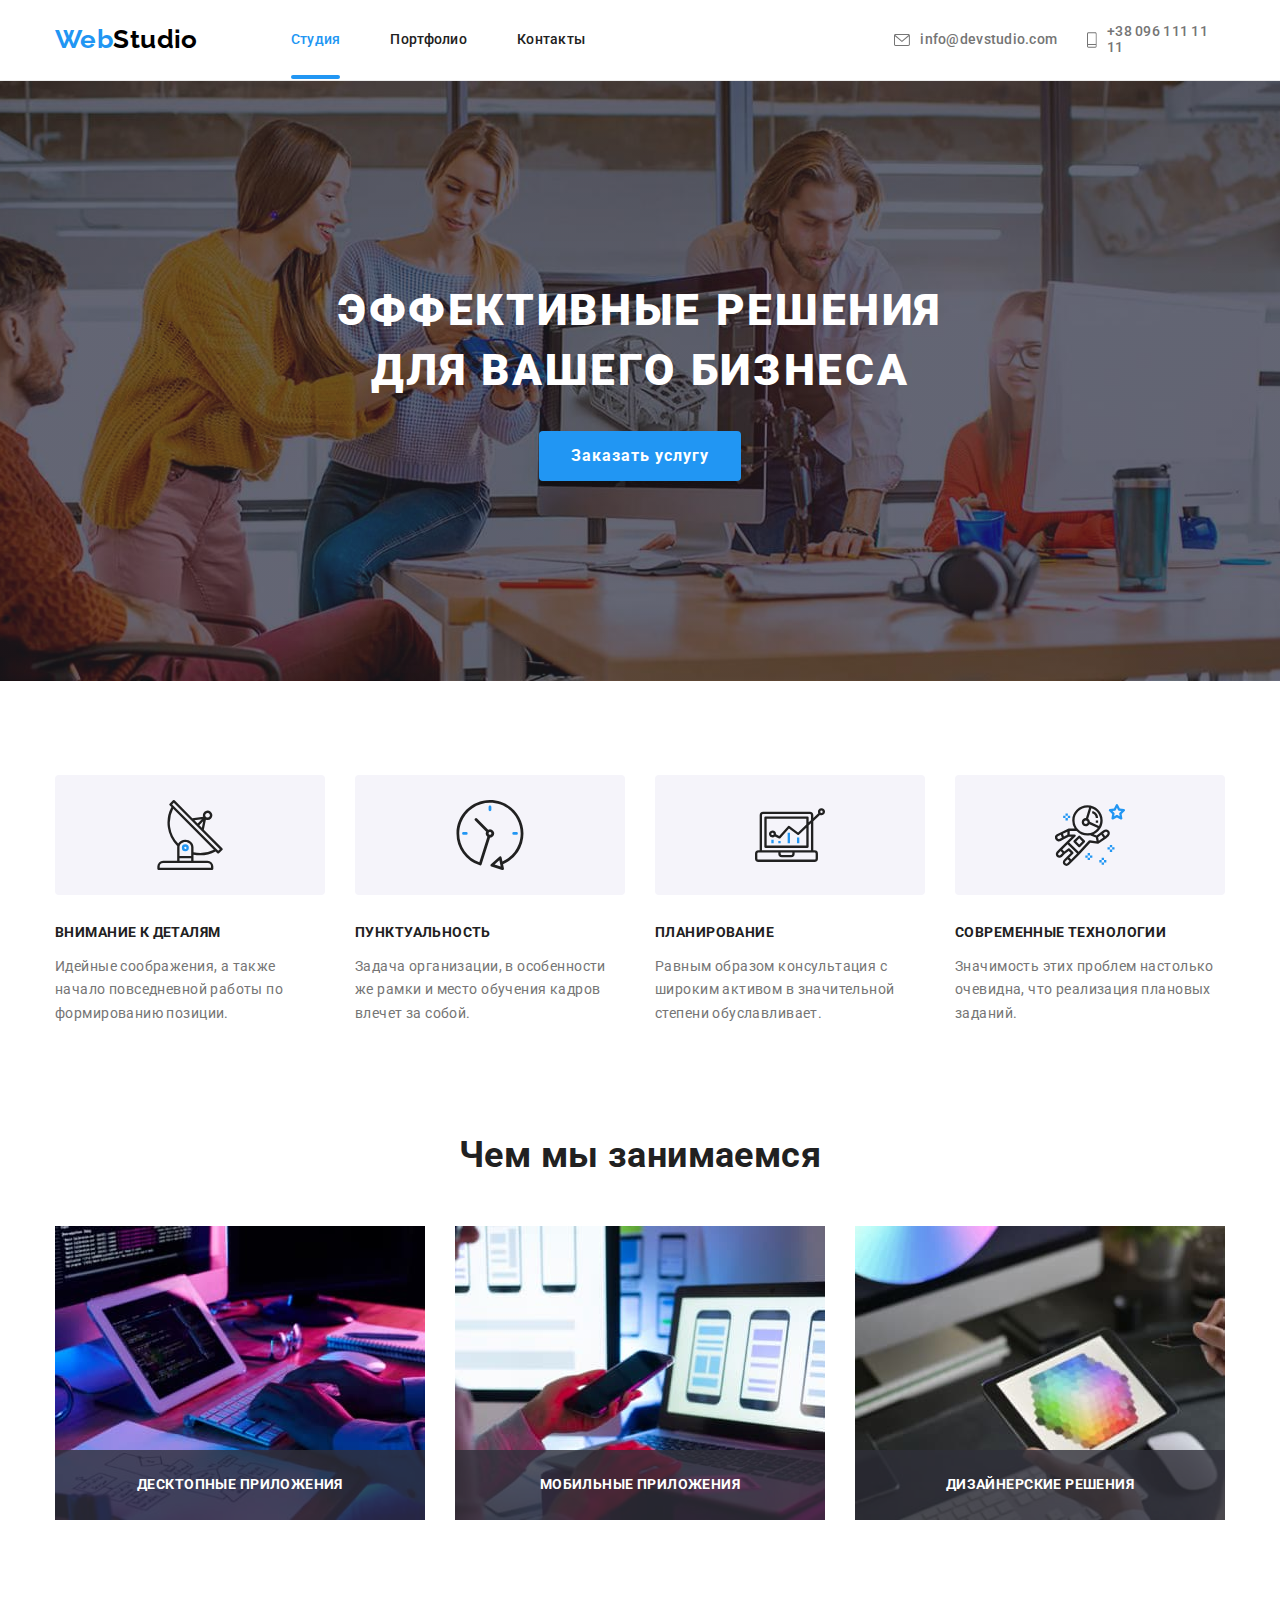
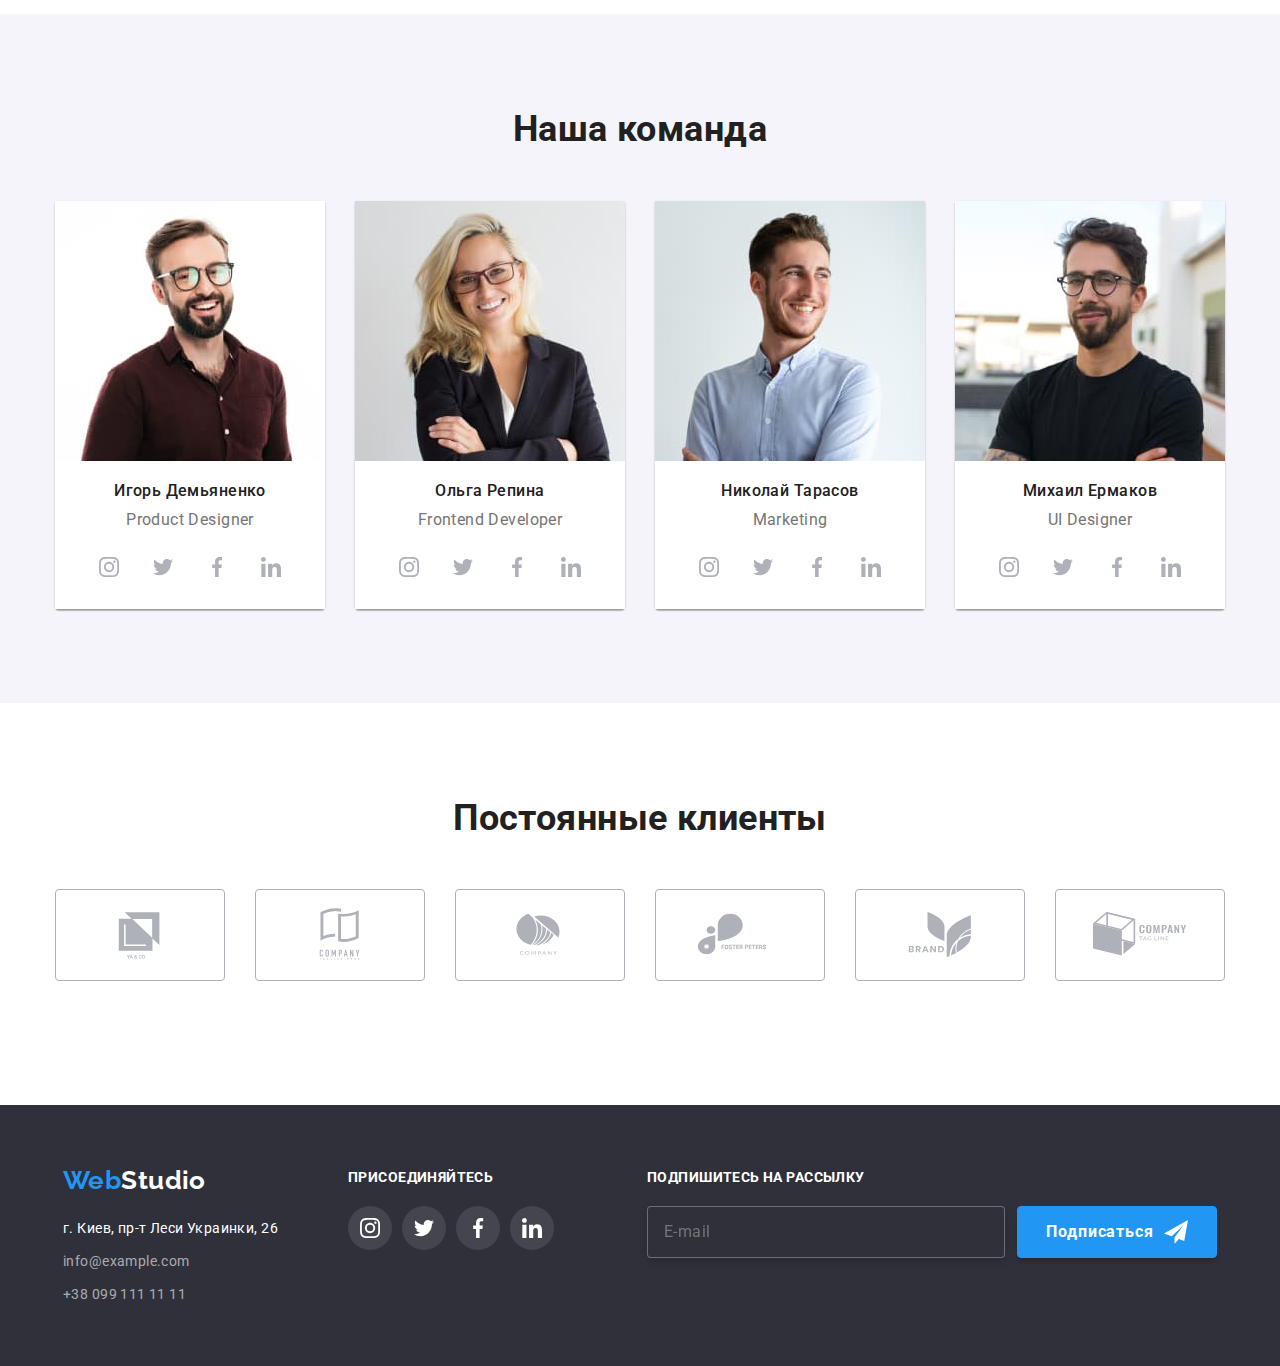
<file: index.html>
<!DOCTYPE html>
<html lang="ru">
<head>
    <meta charset="UTF-8">
    <meta http-equiv="X-UA-Compatible" content="IE=edge">
    <meta name="viewport" content="width=device-width, initial-scale=1.0">
    <title>WebStudio</title>
    <link rel="preconnect" href="https://fonts.gstatic.com">
    <link href="https://fonts.googleapis.com/css2?family=Raleway:wght@700&family=Roboto:wght@400;500;700;900&display=swap"
        rel="stylesheet">
    <link rel="stylesheet" href="https://cdnjs.cloudflare.com/ajax/libs/modern-normalize/1.0.0/modern-normalize.css">
    <link rel="stylesheet" href="./css/main.min.css">
</head>
<body>
    <header class="page-header">
        <div class="container container--page-header">
                <a class="page-header__nav-logo logo" href=""><span class="page-header__logo-blue-style">Web</span><span class="page-header__logo-black-style">Studio</span></a>
                        <button type="button" class="page-header__button is-open" aria-expanded="false" aria-controls="page-header__mobile"
                            data-menu-button>
                            <svg width="40px" height="40px" class="page-header__button-menu" aria-label="Переключатель мобильного меню">
                                <use class="page-header__button-icon-menu" href="./images/icons.svg#icon-mobile-menu"></use>
                                <use class="page-header__button-icon-menu-close" href="./images/icons.svg#icon-mobile-menu-close"></use>
                            </svg>
                        </button>
                <div class="page-header__mobile is-open" id="page-header__mobile" data-menu>
                <nav class="page-header__nav-menu">
                <ul class="page-header__menu list">
                    <li class="page-header__item"><a class="page-header__nav page-header__active-link" href="">Студия</a></li>
                    <li class="page-header__item"><a class="page-header__nav" href="./portfolio.html">Портфолио</a></li>
                    <li class="page-header__item"><a class="page-header__nav" href="">Контакты</a></li>
                </ul>
             </nav>
                <ul class="page-header__menu-contacts list">
                    <li class="page-header__item-mail"><a class="page-header__nav-mail mail-tel-color" href="mailto:info@devstudio.com">
                        <svg width="16px" height="12px" class="page-header__contacts-icon">
                        <use href="./images/icons.svg#icon-mail"></use>
                    </svg>
                        info@devstudio.com</a></li>
                    <li class="page-header__item-tel"><a class="page-header__nav-tel mail-tel-color" href="tel:+380961111111">
                        <svg width="10px" height="16px" class="page-header__contacts-icon">
                            <use href="./images/icons.svg#icon-tel"></use>
                        </svg>
                        +38 096 111 11 11</a></li>
                </ul>
                <ul class="page-header__socials list">
                    <li class="page-header__socials-item"><a class="page-header__socials-link" href="" target="_blank" rel="noopener noreferrer">Instagram</a></li>
                    <li class="page-header__socials-item"><a class="page-header__socials-link" href="" target="_blank" rel="noopener noreferrer">Twitter</a></li>
                    <li class="page-header__socials-item"><a class="page-header__socials-link" href="" target="_blank" rel="noopener noreferrer">Facebook</a></li>
                    <li class="page-header__socials-item"><a class="page-header__socials-link" href="" target="_blank" rel="noopener noreferrer">LinkedIn</a></li>
                </ul>
           </div>
        </div>
    </header>
    <main>
   <section class="hero section section--hero hero__box">
        <div class="container">
        <div>
            <div class="hero__content">
                <h1 class="hero__main-title">Эффективные решения для вашего бизнеса</h1>
                <button class="hero__btn btn" type="button" data-modal-open>Заказать услугу</button>
            </div>
        </div>
        </div>
    </section>
    <section class="feature section section--feature">
        <div class="container">
            <h2 class="visually-hidden">Наши особенности</h2>
                <ul class="card-set list">
                    <li class="feature__item item">
                        <div class="feature__icon-box">
                        <svg width="70px" height="70px">
                            <use href="./images/icons.svg#icon-antenna"></use>
                        </svg>
                        </div>
                        <h3 class="feature__title">Внимание к деталям</h3>
                        <p>Идейные соображения, а также начало повседневной работы по формированию позиции.</p>
                    </li>
                     <li class="feature__item item">
                        <div class="feature__icon-box">
                            <svg width="70px" height="70px">
                                <use href="./images/icons.svg#icon-clock"></use>
                            </svg>
                        </div>
                        <h3 class="feature__title">Пунктуальность</h3>
                         <p>Задача организации, в особенности же рамки и место обучения кадров влечет за собой.</p>
                    </li>
                    <li class="feature__item item">
                        <div class="feature__icon-box">
                            <svg width="70px" height="70px">
                                <use href="./images/icons.svg#icon-diagram"></use>
                            </svg>
                        </div>
                        <h3 class="feature__title">Планирование</h3>
                        <p>Равным образом консультация с широким активом в значительной степени обуславливает.</p>
                    </li>
                    <li class="feature__item item">
                        <div class="feature__icon-box">
                            <svg width="70px" height="70px">
                                <use href="./images/icons.svg#icon-astronaut"></use>
                            </svg>
                        </div>
                        <h3 class="feature__title">Современные технологии</h3>
                        <p>Значимость этих проблем настолько очевидна, что реализация плановых заданий.</p>
                    </li>
                </ul>
        </div>
    </section>
    <section class="section about">
        <div class="container">
        <h2 class="title">Чем мы занимаемся</h2>
        <ul class="card-set list">
            <li class="about__item item">
                <div class="about__item-box">
                    <picture>
                        <source srcset="./images/about/img1@1x.jpg 1x, ./images/about/img1@2x.jpg 2x" media="(min-width: 1200px)" type="image/jpeg" />
                    <img src="./images/about/box-1.jpg" width="370" height="294" alt="Работа над созданием макета">
                    </picture>
                    <div class="about__item-box-bottom">
                        <h3 class="about__item-title">Десктопные приложения</h3>
                    </div>
                </div>
            </li>
            <li class="about__item item">
                <div class="about__item-box">
                    <picture>
                        <source srcset="./images/about/img2@1x.jpg 1x, ./images/about/img2@2x.jpg 2x" media="(min-width: 1200px)"
                            type="image/jpeg" />
                <img src="./images/about/box-2.jpg" width="370" height="294" alt="Работа с мобильным приложением">
                </picture>
                    <div class="about__item-box-bottom">
                        <h3 class="about__item-title">Мобильные приложения</h3>
                    </div>
                </div>
            </li>
            <li class="about__item item">
                <div class="about__item-box">
                    <picture>
                        <source srcset="./images/about/img3@1x.jpg 1x, ./images/about/img3@2x.jpg 2x" media="(min-width: 1200px)"
                            type="image/jpeg" />
                    <img src="./images/about/box-3.jpg" width="370" height="294" alt="Работа с чветовой палитрой на планшете">
                    </picture>
                    <div class="about__item-box-bottom">
                        <h3 class="about__item-title">Дизайнерские решения</h3>
                    </div>
                </div>
            </li>
        </ul>
        </div>
    </section>
    <section class="section section--team team">
        <div class="container">
        <h2 class="title">Наша команда</h2>
        <ul class="card-set list">
            <li class="team__item item team__item-box">
                <picture>
                    <source srcset="./images/team/igor-desktop@1x.jpg 1x, ./images/team/igor-desktop@2x.jpg 2x" media="(min-width: 1200px)"
                        type="image/jpeg" />
                    <source srcset="./images/team/igor-tablet@1x.jpg 1x, ./images/team/igor-tablet@2x.jpg 2x" media="(min-width: 768px)"
                            type="image/jpeg" />
                    <source srcset="./images/team/igor-phone@1x.jpg 1x, ./images/team/igor-phone@2x.jpg 2x" media="(max-width: 767px)"
                        type="image/jpeg" />
                <img src="./images/team/img1.jpg" width="270" height="260" alt="Игорь Демьяненко">
                </picture>
                <div class="team__item-card-bottom">
                <h3 class="team__item-title">Игорь Демьяненко</h3>
                <p class="team__item-position" lang="en">Product Designer</p>
                <ul class="list social-icons">
                    <li class="social-icons__item">
                        <a href="" class="social-icons__link" target="_blank" rel="noopener noreferrer">
                            <svg class="social-icons__svg" width="20" height="20">
                                <use href="./images/icons.svg#icon-instagram"></use>
                            </svg>
                        </a>
                    </li>
                    <li class="social-icons__item">
                        <a href="" class="social-icons__link" target="_blank" rel="noopener noreferrer">
                            <svg class="social-icons__svg" width="20" height="20">
                                <use href="./images/icons.svg#icon-twitter"></use>
                            </svg>
                        </a>
                    </li>
                    <li class="social-icons__item">
                        <a href="" class="social-icons__link" target="_blank" rel="noopener noreferrer">
                            <svg class="social-icons__svg" width="20" height="20">
                                <use href="./images/icons.svg#icon-facebook"></use>
                            </svg>
                        </a>
                    </li>
                    <li class="social-icons__item">
                        <a href="" class="social-icons__link" target="_blank" rel="noopener noreferrer">
                            <svg class="social-icons__svg" width="20" height="20">
                                <use href="./images/icons.svg#icon-linkedin"></use>
                            </svg>
                        </a>
                    </li>
                </ul>
                </div>
            </li>
            <li class="team__item item team__item-box">
                <picture>
                    <source srcset="./images/team/olga-desktop@1x.jpg 1x, ./images/team/olga-desktop@2x.jpg 2x" media="(min-width: 1200px)"
                        type="image/jpeg" />
                    <source srcset="./images/team/olga-tablet@1x.jpg 1x, ./images/team/olga-tablet@2x.jpg 2x" media="(min-width: 768px)"
                        type="image/jpeg" />
                    <source srcset="./images/team/olga-phone@1x.jpg 1x, ./images/team/olga-phone@2x.jpg 2x" media="(max-width: 767px)"
                        type="image/jpeg" />
                <img src="./images/team/img2.jpg" width="270" height="260" alt="Ольга Репина">
                </picture>
                <div class="team__item-card-bottom">
                <h3 class="team__item-title">Ольга Репина</h3>
                <p class="team__item-position" lang="en">Frontend Developer</p>
                <ul class="list social-icons">
                    <li class="social-icons__item">
                        <a href="" class="social-icons__link" target="_blank" rel="noopener noreferrer">
                            <svg class="social-icons__svg" width="20" height="20">
                                <use href="./images/icons.svg#icon-instagram"></use>
                            </svg>
                        </a>
                    </li>
                    <li class="social-icons__item">
                        <a href="" class="social-icons__link" target="_blank" rel="noopener noreferrer">
                            <svg class="social-icons__svg" width="20" height="20">
                                <use href="./images/icons.svg#icon-twitter"></use>
                            </svg>
                        </a>
                    </li>
                    <li class="social-icons__item">
                        <a href="" class="social-icons__link" target="_blank" rel="noopener noreferrer">
                            <svg class="social-icons__svg" width="20" height="20">
                                <use href="./images/icons.svg#icon-facebook"></use>
                            </svg>
                        </a>
                    </li>
                    <li class="social-icons__item">
                        <a href="" class="social-icons__link" target="_blank" rel="noopener noreferrer">
                            <svg class="social-icons__svg" width="20" height="20">
                                <use href="./images/icons.svg#icon-linkedin"></use>
                            </svg>
                        </a>
                    </li>
                </ul>
                </div>
            </li>
            <li class="team__item item team__item-box">
                <picture>
                    <source srcset="./images/team/nikolay-desktop@1x.jpg 1x, ./images/team/nikolay-desktop@2x.jpg 2x" media="(min-width: 1200px)"
                        type="image/jpeg" />
                    <source srcset="./images/team/nikolay-tablet@1x.jpg 1x, ./images/team/nikolay-tablet@2x.jpg 2x" media="(min-width: 768px)"
                        type="image/jpeg" />
                    <source srcset="./images/team/nikolay-phone@1x.jpg 1x, ./images/team/nikolay-phone@2x.jpg 2x" media="(max-width: 767px)"
                        type="image/jpeg" />
                <img src="./images/team/img3.jpg" width="270" height="260" alt="Николай Тарасов">
                </picture>
                <div class="team__item-card-bottom">
                <h3 class="team__item-title">Николай Тарасов</h3>
                <p class="team__item-position" lang="en">Marketing</p>
                <ul class="list social-icons">
                    <li class="social-icons__item">
                        <a href="" class="social-icons__link" target="_blank" rel="noopener noreferrer">
                            <svg class="social-icons__svg" width="20" height="20">
                                <use href="./images/icons.svg#icon-instagram"></use>
                            </svg>
                        </a>
                    </li>
                    <li class="social-icons__item">
                        <a href="" class="social-icons__link" target="_blank" rel="noopener noreferrer">
                            <svg class="social-icons__svg" width="20" height="20">
                                <use href="./images/icons.svg#icon-twitter"></use>
                            </svg>
                        </a>
                    </li>
                    <li class="social-icons__item">
                        <a href="" class="social-icons__link" target="_blank" rel="noopener noreferrer">
                            <svg class="social-icons__svg" width="20" height="20">
                                <use href="./images/icons.svg#icon-facebook"></use>
                            </svg>
                        </a>
                    </li>
                    <li class="social-icons__item">
                        <a href="" class="social-icons__link" target="_blank" rel="noopener noreferrer">
                            <svg class="social-icons__svg" width="20" height="20">
                                <use href="./images/icons.svg#icon-linkedin"></use>
                            </svg>
                        </a>
                    </li>
                </ul>
                </div>
            </li>
            <li class="team__item item team__item-box">
                <picture>
                    <source srcset="./images/team/mihail-desktop@1x.jpg 1x, ./images/team/mihail-desktop@2x.jpg 2x"
                        media="(min-width: 1200px)" type="image/jpeg" />
                    <source srcset="./images/team/mihail-tablet@1x.jpg 1x, ./images/team/mihail-tablet@2x.jpg 2x"
                        media="(min-width: 768px)" type="image/jpeg" />
                    <source srcset="./images/team/mihail-phone@1x.jpg 1x, ./images/team/mihail-phone@2x.jpg 2x" media="(max-width: 767px)"
                        type="image/jpeg" />
                <img src="./images/team/img4.jpg" width="270" height="260" alt="Михаил Ермаков">
                </picture>
                <div class="team__item-card-bottom">
                <h3 class="team__item-title">Михаил Ермаков</h3>
                <p class="team__item-position" lang="en">UI Designer</p>
                <ul class="list social-icons">
                    <li class="social-icons__item">
                        <a href="" class="social-icons__link" target="_blank" rel="noopener noreferrer">
                            <svg class="social-icons__svg" width="20" height="20">
                                <use href="./images/icons.svg#icon-instagram"></use>
                            </svg>
                        </a>
                    </li>
                    <li class="social-icons__item">
                        <a href="" class="social-icons__link" target="_blank" rel="noopener noreferrer">
                            <svg class="social-icons__svg" width="20" height="20">
                                <use href="./images/icons.svg#icon-twitter"></use>
                            </svg>
                        </a>
                    </li>
                    <li class="social-icons__item">
                        <a href="" class="social-icons__link" target="_blank" rel="noopener noreferrer">
                            <svg class="social-icons__svg" width="20" height="20">
                                <use href="./images/icons.svg#icon-facebook"></use>
                            </svg>
                        </a>
                    </li>
                    <li class="social-icons__item">
                        <a href="" class="social-icons__link" target="_blank" rel="noopener noreferrer">
                            <svg class="social-icons__svg" width="20" height="20">
                                <use href="./images/icons.svg#icon-linkedin"></use>
                            </svg>
                        </a>
                    </li>
                </ul>
                </div>
            </li>
        </ul>
        </div>
    </section>
    <section class="section clients section--clients">
        <div class="container">
            <h2 class="title">Постоянные клиенты</h2>
            <ul class="card-set list clients__list">
                <li class="item clients__item">
                    <a href="" class="clients__box" target="_blank" rel="noopener noreferrer">
                    <svg class="clients__icons-svg" width="106" height="60">
                        <use href="./images/icons.svg#icon-client-1"></use>
                    </svg>
                    </a>
                </li>
                <li class="item clients__item">
                    <a href="" class="clients__box" target="_blank" rel="noopener noreferrer">
                    <svg class="clients__icons-svg" width="106" height="60">
                        <use href="./images/icons.svg#icon-client-2"></use>
                    </svg>
                    </a>
                </li>
                <li class="item clients__item">
                    <a href="" class="clients__box" target="_blank" rel="noopener noreferrer">
                    <svg class="clients__icons-svg" width="106" height="60">
                        <use href="./images/icons.svg#icon-client-3"></use>
                    </svg>
                    </a>
                </li>
                <li class="item clients__item">
                    <a href="" class="clients__box" target="_blank" rel="noopener noreferrer">
                    <svg class="clients__icons-svg" width="106" height="60">
                        <use href="./images/icons.svg#icon-client-4"></use>
                    </svg>
                    </a>
                </li>
                <li class="item clients__item">
                    <a href="" class="clients__box" target="_blank" rel="noopener noreferrer">
                    <svg class="clients__icons-svg" width="106" height="60">
                        <use href="./images/icons.svg#icon-client-5"></use>
                    </svg>
                    </a>
                </li>
                <li class="item clients__item">
                    <a href="" class="clients__box" target="_blank" rel="noopener noreferrer">
                    <svg class="clients__icons-svg" width="106" height="60">
                        <use href="./images/icons.svg#icon-client-6"></use>
                    </svg>
                    </a>
                </li>
            </ul>
        </div>
    </section>
    </main>
    <footer class="footer dark-bg section">
        <div class="container footer__box">
            <div class="footer__address-box">
                <a class="logo" href=""><span class="footer__logo-blue-style">Web</span><span class="footer__logo-white-style">Studio</span></a>
                <address class="address">
                <ul class="footer__list list">
                <li class="footer__list-item"><a class="footer__logo-white-style txt-deco footer__adress-link" href="https://goo.gl/maps/Vyjwhp4xW57vWDKJA" target="_blank" rel="noopener noreferrer">г. Киев, пр-т Леси Украинки, 26</a></li>
                <li class="footer__list-item"><a class="footer__second-mail-tel-color txt-deco footer__adress-link" href="mailto:info@example.com">info@example.com</a></li>
                <li class="footer__list-item"><a class="footer__second-mail-tel-color txt-deco footer__adress-link" href="tel:+380991111111">+38 099 111 11 11</a></li>
                </ul>
                </address>
            </div>
            <div class="footer__socials-box">
                <h3 class="footer__socials-title">присоединяйтесь</h3>
                <ul class="list social-icons">
                    <li class="social-icons__item">
                        <a href="" class="social-icons__link--footer" target="_blank" rel="noopener noreferrer">
                            <svg class="social-icons__svg--footer" width="20" height="20">
                                <use href="./images/icons.svg#icon-instagram"></use>
                            </svg>
                        </a>
                    </li>
                    <li class="social-icons__item">
                        <a href="" class="social-icons__link--footer" target="_blank" rel="noopener noreferrer">
                            <svg class="social-icons__svg--footer" width="20" height="20">
                                <use href="./images/icons.svg#icon-twitter"></use>
                            </svg>
                        </a>
                    </li>
                    <li class="social-icons__item">
                        <a href="" class="social-icons__link--footer" target="_blank" rel="noopener noreferrer">
                            <svg class="social-icons__svg--footer" width="20" height="20">
                                <use href="./images/icons.svg#icon-facebook"></use>
                            </svg>
                        </a>
                    </li>
                    <li class="social-icons__item">
                        <a href="" class="social-icons__link--footer" target="_blank" rel="noopener noreferrer">
                            <svg class="social-icons__svg--footer" width="20" height="20">
                                <use href="./images/icons.svg#icon-linkedin"></use>
                            </svg>
                        </a>
                    </li>
                </ul>
            </div>
            <div class="footer__mail-input">
                <h3 class="footer__mail-input-title">Подпишитесь на рассылку</h3>
                <div class="footer__mail-input-box">
                    <input type="email" class="footer__input" name="email" placeholder="E-mail">
                    <button type="submit" class="footer__mail-btn">Подписаться
                        <svg class="footer__mail-btn-svg" width="24" height="24">
                            <use href="./images/icons.svg#icon-icon-send"></use>
                        </svg>
                    </button>
                </div>
            </div>
        </div>
    </footer>
    <div class="backdrop is-hidden" data-modal>
        <div class="modal">
            <button class="modal__close-btn" data-modal-close>
                <svg class="modal__close-btn-svg" width="18" height="18">
                    <use href="./images/icons.svg#icon-close-black"></use>
                </svg>
            </button>
            <div class="modal__conteiner">
            <form class="modal__form">
                <h2 class="modal__title">Оставьте свои данные, мы Вам перезвоним</h2>
                <div class="modal__form-field">
                    <label for="name" class="modal__form-lable">Имя</label>
                    <div class="modal__input-box">
                    <input type="text" class="modal__form-input" name="name" id="name">
                    <svg class="modal__form-input-svg" width="18" height="18">
                        <use href="./images/icons.svg#icon-person-black"></use>
                    </svg>
                    </div>
                </div>
                <div class="modal__form-field">
                    <label for="tel" class="modal__form-lable">Телефон</label>
                    <div class="modal__input-box">
                    <input type="tel" class="modal__form-input" name="tel" id="tel">
                    <svg class="modal__form-input-svg" width="18" height="18">
                        <use href="./images/icons.svg#icon-phone-black"></use>
                    </svg>
                    </div>
                </div>
                <div class="modal__form-field">
                    <label for="email" class="modal__form-lable">Почта</label>
                    <div class="modal__input-box">
                    <input type="email" class="modal__form-input" name="email" id="email">
                    <svg class="modal__form-input-svg" width="18" height="18">
                        <use href="./images/icons.svg#icon-email-black"></use>
                    </svg>
                    </div>
                </div>
                <div class="modal__form-field">
                    <label for="comment" class="modal__form-lable">Комментарий</label>
                <textarea name="comment" class="modal__form-lable modal__textarea" id="comment" placeholder="Введите текст"></textarea>
                </div>
                <div class="modal__checkbox-box">
                    
                    <label class="modal__checkbox-lable">
                        <input type="checkbox" class="checkbox visually-hidden" name="checkbox">
                        <span class="modal__checkbox-icon">
                            <svg class="modal__checkbox-icon-svg" width="16" height="15">
                                <use href="./images/icons.svg#icon-icon-check"></use>
                            </svg>
                        </span>
                        Соглашаюсь с рассылкой и принимаю<a href="" class="modal__checkbox-link">Условия договора</a>
                    </label>
                </div>
                <div class="">
                <button type="submit" class="modal__form-btn">Отправить</button>
                </div>
            </form>
            </div>
        </div>
    </div>
    <script src="./js/modal.js"></script>
    <script src="./js/mobile-menu.js"></script>
</body>
</html>
</file>
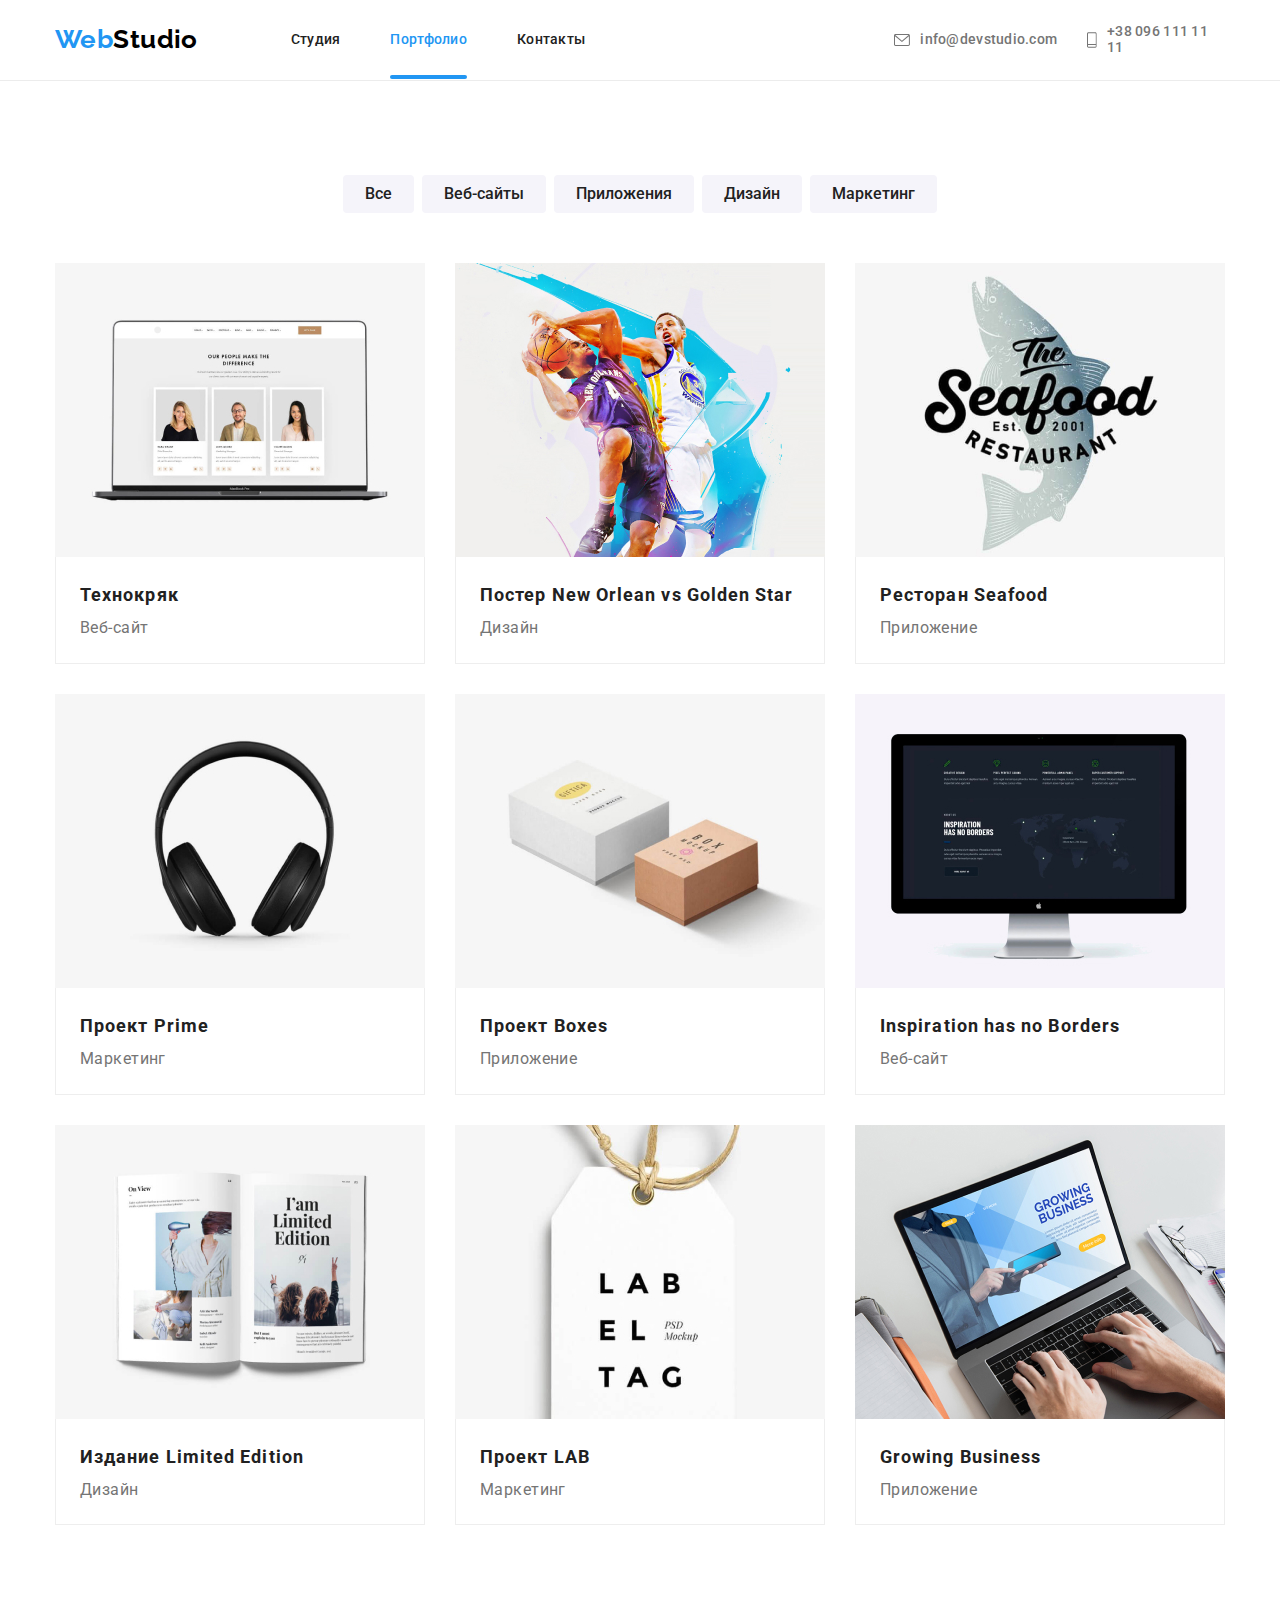
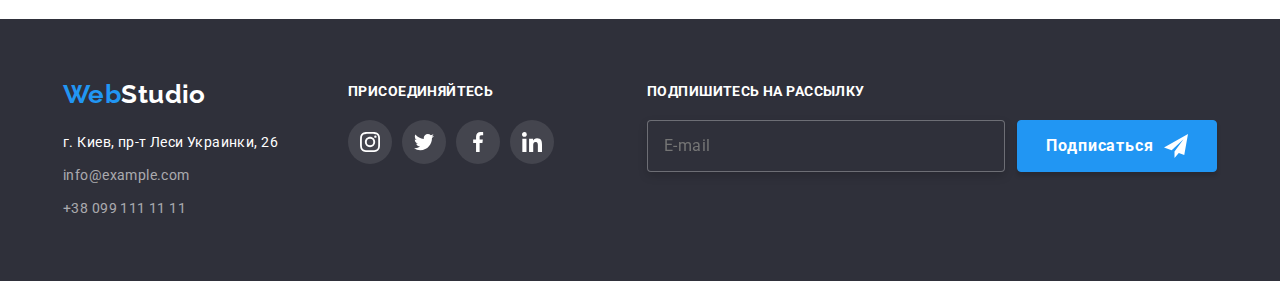
<file: portfolio.html>
<!DOCTYPE html>
<html lang="ru">

<head>
    <meta charset="UTF-8">
    <meta http-equiv="X-UA-Compatible" content="IE=edge">
    <meta name="viewport" content="width=device-width, initial-scale=1.0">
    <title>WebStudio</title>
    <link rel="preconnect" href="https://fonts.gstatic.com">
    <link
        href="https://fonts.googleapis.com/css2?family=Raleway:wght@700&family=Roboto:wght@400;500;700;900&display=swap"
        rel="stylesheet">
    <link rel="stylesheet" href="https://cdnjs.cloudflare.com/ajax/libs/modern-normalize/1.0.0/modern-normalize.css">
    <link rel="stylesheet" href="./css/main.min.css">
</head>

<body>
    <header class="page-header">
        <div class="container container--page-header">
            <a class="page-header__nav-logo logo" href=""><span class="page-header__logo-blue-style">Web</span><span
                    class="page-header__logo-black-style">Studio</span></a>
            <button type="button" class="page-header__button is-open" aria-expanded="false"
                aria-controls="page-header__mobile" data-menu-button>
                <svg width="40px" height="40px" class="page-header__button-menu" aria-label="Переключатель мобильного меню">
                    <use class="page-header__button-icon-menu" href="./images/icons.svg#icon-mobile-menu"></use>
                    <use class="page-header__button-icon-menu-close" href="./images/icons.svg#icon-mobile-menu-close"></use>
                </svg>
            </button>
            <div class="page-header__mobile is-open" id="page-header__mobile" data-menu>
                <nav class="page-header__nav-menu">
                    <ul class="page-header__menu list">
                        <li class="page-header__item"><a class="page-header__nav"
                                href="./index.html">Студия</a></li>
                        <li class="page-header__item"><a class="page-header__nav page-header__active-link" href="">Портфолио</a></li>
                        <li class="page-header__item"><a class="page-header__nav" href="">Контакты</a></li>
                    </ul>
                </nav>
                <ul class="page-header__menu-contacts list">
                    <li class="page-header__item-mail"><a class="page-header__nav-mail mail-tel-color"
                            href="mailto:info@devstudio.com">
                            <svg width="16px" height="12px" class="page-header__contacts-icon">
                                <use href="./images/icons.svg#icon-mail"></use>
                            </svg>
                            info@devstudio.com</a></li>
                    <li class="page-header__item-tel"><a class="page-header__nav-tel mail-tel-color"
                            href="tel:+380961111111">
                            <svg width="10px" height="16px" class="page-header__contacts-icon">
                                <use href="./images/icons.svg#icon-tel"></use>
                            </svg>
                            +38 096 111 11 11</a></li>
                </ul>
                <ul class="page-header__socials list">
                    <li class="page-header__socials-item"><a class="page-header__socials-link" href="" target="_blank"
                            rel="noopener noreferrer">Instagram</a></li>
                    <li class="page-header__socials-item"><a class="page-header__socials-link" href="" target="_blank"
                            rel="noopener noreferrer">Twitter</a></li>
                    <li class="page-header__socials-item"><a class="page-header__socials-link" href="" target="_blank"
                            rel="noopener noreferrer">Facebook</a></li>
                    <li class="page-header__socials-item"><a class="page-header__socials-link" href="" target="_blank"
                            rel="noopener noreferrer">LinkedIn</a></li>
                </ul>
            </div>
        </div>
    </header>
    <main>
        <section class="filters section--filters section">
            <div class="container">
            <h1 class="visually-hidden">Портфолио</h1>
            <h2 class="visually-hidden">Фильтры</h2>
            <ul class="filters__list list">
                <li class="filters__iteam"><button class="filters__btn filters__filter" type="button">Все</button></li>
                <li class="filters__iteam"><button class="filters__btn filters__filter" type="button">Веб-сайты</button></li>
                <li class="filters__iteam"><button class="filters__btn filters__filter" type="button">Приложения</button></li>
                <li class="filters__iteam"><button class="filters__btn filters__filter" type="button">Дизайн</button></li>
                <li class="filters__iteam"><button class="filters__btn filters__filter" type="button">Маркетинг</button></li>
            </ul>
            </div>
        </section>
        <section class="section section--projects projects">
            <div class="container">
            <h2 class="visually-hidden">Проекты</h2>
            <ul class="card-set list">
                <li class="projects__item projects__item--card-set item">
                    <a href="" class="projects__item-link txt-deco" target="_blank" rel="noopener noreferrer">
                    <div class="projects__card-top">
                        <p class="projects__card-top-txt">Технокряк это современная площадка распространения коронавируса. Компании используют эту
                            платформу для цифрового шпионажа и атак на защищённые сервера конкурентов.</p>
                            <picture>
                                <source srcset="./images/projects/project1-desktop@1x.jpg 1x, ./images/projects/project1-desktop@2x.jpg 2x"
                                    media="(min-width: 1200px)" type="image/jpeg" />
                                <source srcset="./images/projects/project1-tablet@1x.jpg 1x, ./images/projects/project1-tablet@2x.jpg 2x" media="(min-width: 768px)"
                                    type="image/jpeg" />
                                <source srcset="./images/projects/project1-phone@1x.jpg 1x, ./images/projects/project1-phone@2x.jpg 2x" media="(max-width: 767px)"
                                    type="image/jpeg" />
                            <img src="./images/projects/img6.jpg" width="370" height="294" alt="веб-сайт">
                            </picture>
                    </div>
                    <div class="projects__card-buttom-border">
                    <h3 class="projects__title-portfolio">Технокряк</h3>
                    <p class="projects__portfolio">Веб-сайт</p>
                    </div>
                    </a>
                </li>
                <li class="projects__item projects__item--card-set item">
                    <a href="" class="projects__item-link txt-deco" target="_blank" rel="noopener noreferrer">
                        <div class="projects__card-top">
                            <p class="projects__card-top-txt">Технокряк это современная площадка распространения коронавируса. Компании используют эту
                                платформу для цифрового шпионажа и атак на защищённые сервера конкурентов.</p>
                            <picture>
                                <source srcset="./images/projects/project2-desktop@1x.jpg 1x, ./images/projects/project2-desktop@2x.jpg 2x"
                                    media="(min-width: 1200px)" type="image/jpeg" />
                                <source srcset="./images/projects/project2-tablet@1x.jpg 1x, ./images/projects/project2-tablet@2x.jpg 2x"
                                    media="(min-width: 768px)" type="image/jpeg" />
                                <source srcset="./images/projects/project2-phone@1x.jpg 1x, ./images/projects/project2-phone@2x.jpg 2x"
                                    media="(max-width: 767px)" type="image/jpeg" />
                            <img src="./images/projects/img7.jpg" width="370" height="294" alt="постер игры в баскетбол">
                            </picture>
                        </div>
                    <div class="projects__card-buttom-border">
                    <h3 class="projects__title-portfolio">Постер New Orlean vs Golden Star</h3>
                    <p class="projects__portfolio">Дизайн</p>
                    </div>
                    </a>
                </li>
                <li class="projects__item projects__item--card-set item">
                    <a href="" class="projects__item-link txt-deco" target="_blank" rel="noopener noreferrer">
                        <div class="projects__card-top">
                            <p class="projects__card-top-txt">Технокряк это современная площадка распространения коронавируса. Компании используют эту
                                платформу для цифрового шпионажа и атак на защищённые сервера конкурентов.</p>
                            <picture>
                                <source srcset="./images/projects/project3-desktop@1x.jpg 1x, ./images/projects/project3-desktop@2x.jpg 2x"
                                    media="(min-width: 1200px)" type="image/jpeg" />
                                <source srcset="./images/projects/project3-tablet@1x.jpg 1x, ./images/projects/project3-tablet@2x.jpg 2x"
                                    media="(min-width: 768px)" type="image/jpeg" />
                                <source srcset="./images/projects/project3-phone@1x.jpg 1x, ./images/projects/project3-phone@2x.jpg 2x"
                                    media="(max-width: 767px)" type="image/jpeg" />
                                <img src="./images/projects/img8.jpg" width="370" height="294" alt="логотип ресторана">
                            </picture>
                    </div>
                    <div class="projects__card-buttom-border">
                    <h3 class="projects__title-portfolio">Ресторан Seafood</h3>
                    <p class="projects__portfolio">Приложение</p>
                    </div>
                    </a>
                </li>
                <li class="projects__item projects__item--card-set item">
                    <a href="" class="projects__item-link txt-deco" target="_blank" rel="noopener noreferrer">
                        <div class="projects__card-top">
                            <p class="projects__card-top-txt">Технокряк это современная площадка распространения коронавируса. Компании используют эту
                                платформу для цифрового шпионажа и атак на защищённые сервера конкурентов.</p>
                                <picture>
                                    <source srcset="./images/projects/project4-desktop@1x.jpg 1x, ./images/projects/project4-desktop@2x.jpg 2x"
                                        media="(min-width: 1200px)" type="image/jpeg" />
                                    <source srcset="./images/projects/project4-tablet@1x.jpg 1x, ./images/projects/project4-tablet@2x.jpg 2x"
                                        media="(min-width: 768px)" type="image/jpeg" />
                                    <source srcset="./images/projects/project4-phone@1x.jpg 1x, ./images/projects/project4-phone@2x.jpg 2x"
                                        media="(max-width: 767px)" type="image/jpeg" />
                                <img src="./images/projects/img9.jpg" width="370" height="294" alt="наушники">
                                </picture>
                            </div>
                    <div class="projects__card-buttom-border">
                    <h3 class="projects__title-portfolio">Проект Prime</h3>
                    <p class="projects__portfolio">Маркетинг</p>
                    </div>
                    </a>
                </li>
                <li class="projects__item projects__item--card-set item">
                    <a href="" class="projects__item-link txt-deco" target="_blank" rel="noopener noreferrer">
                        <div class="projects__card-top">
                            <p class="projects__card-top-txt">Технокряк это современная площадка распространения коронавируса. Компании используют эту
                                платформу для цифрового шпионажа и атак на защищённые сервера конкурентов.</p>
                                <picture>
                                    <source srcset="./images/projects/project5-desktop@1x.jpg 1x, ./images/projects/project5-desktop@2x.jpg 2x"
                                        media="(min-width: 1200px)" type="image/jpeg" />
                                    <source srcset="./images/projects/project5-tablet@1x.jpg 1x, ./images/projects/project5-tablet@2x.jpg 2x"
                                        media="(min-width: 768px)" type="image/jpeg" />
                                    <source srcset="./images/projects/project5-phone@1x.jpg 1x, ./images/projects/project5-phone@2x.jpg 2x"
                                        media="(max-width: 767px)" type="image/jpeg" />
                                <img src="./images/projects/img10.jpg" width="370" height="294" alt="разноцветные коробки">
                                </picture>
                            </div>
                    <div class="projects__card-buttom-border">
                    <h3 class="projects__title-portfolio">Проект Boxes</h3>
                    <p class="projects__portfolio">Приложение</p>
                    </div>
                    </a>
                </li>
                <li class="projects__item projects__item--card-set item">
                    <a href="" class="projects__item-link txt-deco" target="_blank" rel="noopener noreferrer">
                        <div class="projects__card-top">
                            <p class="projects__card-top-txt">Технокряк это современная площадка распространения коронавируса. Компании используют эту
                                платформу для цифрового шпионажа и атак на защищённые сервера конкурентов.</p>
                                <picture>
                                    <source srcset="./images/projects/project6-desktop@1x.jpg 1x, ./images/projects/project6-desktop@2x.jpg 2x"
                                        media="(min-width: 1200px)" type="image/jpeg" />
                                    <source srcset="./images/projects/project6-tablet@1x.jpg 1x, ./images/projects/project6-tablet@2x.jpg 2x"
                                        media="(min-width: 768px)" type="image/jpeg" />
                                    <source srcset="./images/projects/project6-phone@1x.jpg 1x, ./images/projects/project6-phone@2x.jpg 2x"
                                        media="(max-width: 767px)" type="image/jpeg" />
                                <img src="./images/projects/img11.jpg" width="370" height="294" alt="веб-сайт">
                                </picture>
                            </div>
                    <div class="projects__card-buttom-border">
                    <h3 class="projects__title-portfolio">Inspiration has no Borders</h3>
                    <p class="projects__portfolio">Веб-сайт</p>
                    </div>
                    </a>
                </li>
                <li class="projects__item projects__item--card-set item">
                    <a href="" class="projects__item-link txt-deco" target="_blank" rel="noopener noreferrer">
                        <div class="projects__card-top">
                            <p class="projects__card-top-txt">Технокряк это современная площадка распространения коронавируса. Компании используют эту
                                платформу для цифрового шпионажа и атак на защищённые сервера конкурентов.</p>
                                <picture>
                                    <source srcset="./images/projects/project7-desktop@1x.jpg 1x, ./images/projects/project7-desktop@2x.jpg 2x"
                                        media="(min-width: 1200px)" type="image/jpeg" />
                                    <source srcset="./images/projects/project7-tablet@1x.jpg 1x, ./images/projects/project7-tablet@2x.jpg 2x"
                                        media="(min-width: 768px)" type="image/jpeg" />
                                    <source srcset="./images/projects/project7-phone@1x.jpg 1x, ./images/projects/project7-phone@2x.jpg 2x"
                                        media="(max-width: 767px)" type="image/jpeg" />
                                <img src="./images/projects/img12.jpg" width="370" height="294" alt="книга">
                                </picture>
                    </div>
                    <div class="projects__card-buttom-border">
                    <h3 class="projects__title-portfolio">Издание Limited Edition</h3>
                    <p class="projects__portfolio">Дизайн</p>
                    </div>
                    </a>
                </li>
                <li class="projects__item projects__item--card-set item">
                    <a href="" class="projects__item-link txt-deco" target="_blank" rel="noopener noreferrer">
                        <div class="projects__card-top">
                            <p class="projects__card-top-txt">Технокряк это современная площадка распространения коронавируса. Компании используют эту
                                платформу для цифрового шпионажа и атак на защищённые сервера конкурентов.</p>
                                <picture>
                                    <source srcset="./images/projects/project8-desktop@1x.jpg 1x, ./images/projects/project8-desktop@2x.jpg 2x"
                                        media="(min-width: 1200px)" type="image/jpeg" />
                                    <source srcset="./images/projects/project8-tablet@1x.jpg 1x, ./images/projects/project8-tablet@2x.jpg 2x"
                                        media="(min-width: 768px)" type="image/jpeg" />
                                    <source srcset="./images/projects/project8-phone@1x.jpg 1x, ./images/projects/project8-phone@2x.jpg 2x"
                                        media="(max-width: 767px)" type="image/jpeg" />
                                <img src="./images/projects/img13.jpg" width="370" height="294" alt="бирка">
                                </picture>
                    </div>
                    <div class="projects__card-buttom-border">
                    <h3 class="projects__title-portfolio">Проект LAB</h3>
                    <p class="projects__portfolio">Маркетинг</p>
                    </div>
                    </a>
                </li>
                <li class="projects__item projects__item--card-set item">
                    <a href="" class="projects__item-link txt-deco" target="_blank" rel="noopener noreferrer">
                        <div class="projects__card-top">
                            <p class="projects__card-top-txt">Технокряк это современная площадка распространения коронавируса. Компании используют эту
                                платформу для цифрового шпионажа и атак на защищённые сервера конкурентов.</p>
                                <picture>
                                    <source srcset="./images/projects/project9-desktop@1x.jpg 1x, ./images/projects/project9-desktop@2x.jpg 2x"
                                        media="(min-width: 1200px)" type="image/jpeg" />
                                    <source srcset="./images/projects/project9-tablet@1x.jpg 1x, ./images/projects/project9-tablet@2x.jpg 2x"
                                        media="(min-width: 768px)" type="image/jpeg" />
                                    <source srcset="./images/projects/project9-phone@1x.jpg 1x, ./images/projects/project9-phone@2x.jpg 2x"
                                        media="(max-width: 767px)" type="image/jpeg" />
                                <img src="./images/projects/img14.jpg" width="370" height="294" alt="приложение">
                                </picture>
                            </div>
                    <div class="projects__card-buttom-border">
                    <h3 class="projects__title-portfolio">Growing Business</h3>
                    <p class="projects__portfolio">Приложение</p>
                    </div>
                    </a>
                </li>
            </ul>
            </div>
        </section>
    </main>
    <footer class="footer dark-bg section">
        <div class="container footer__box">
            <div class="footer__address-box">
                <a class="logo" href=""><span class="footer__logo-blue-style">Web</span><span
                        class="footer__logo-white-style">Studio</span></a>
                <address class="address">
                    <ul class="footer__list list">
                        <li class="footer__list-item"><a class="footer__logo-white-style txt-deco footer__adress-link"
                                href="https://goo.gl/maps/Vyjwhp4xW57vWDKJA" target="_blank" rel="noopener noreferrer">г.
                                Киев, пр-т Леси Украинки, 26</a></li>
                        <li class="footer__list-item"><a class="footer__second-mail-tel-color txt-deco footer__adress-link"
                                href="mailto:info@example.com">info@example.com</a></li>
                        <li class="footer__list-item"><a class="footer__second-mail-tel-color txt-deco footer__adress-link"
                                href="tel:+380991111111">+38 099 111 11 11</a></li>
                    </ul>
                </address>
            </div>
            <div class="footer__socials-box">
                <h3 class="footer__socials-title">присоединяйтесь</h3>
                <ul class="list social-icons">
                    <li class="social-icons__item">
                        <a href="" class="social-icons__link--footer" target="_blank" rel="noopener noreferrer">
                            <svg class="social-icons__svg--footer" width="20" height="20">
                                <use href="./images/icons.svg#icon-instagram"></use>
                            </svg>
                        </a>
                    </li>
                    <li class="social-icons__item">
                        <a href="" class="social-icons__link--footer" target="_blank" rel="noopener noreferrer">
                            <svg class="social-icons__svg--footer" width="20" height="20">
                                <use href="./images/icons.svg#icon-twitter"></use>
                            </svg>
                        </a>
                    </li>
                    <li class="social-icons__item">
                        <a href="" class="social-icons__link--footer" target="_blank" rel="noopener noreferrer">
                            <svg class="social-icons__svg--footer" width="20" height="20">
                                <use href="./images/icons.svg#icon-facebook"></use>
                            </svg>
                        </a>
                    </li>
                    <li class="social-icons__item">
                        <a href="" class="social-icons__link--footer" target="_blank" rel="noopener noreferrer">
                            <svg class="social-icons__svg--footer" width="20" height="20">
                                <use href="./images/icons.svg#icon-linkedin"></use>
                            </svg>
                        </a>
                    </li>
                </ul>
            </div>
            <div class="footer__mail-input">
                <h3 class="footer__mail-input-title">Подпишитесь на рассылку</h3>
                <div class="footer__mail-input-box">
                    <input type="email" class="footer__input" name="email" placeholder="E-mail">
                    <button type="submit" class="footer__mail-btn">Подписаться
                        <svg class="footer__mail-btn-svg" width="24" height="24">
                            <use href="./images/icons.svg#icon-icon-send"></use>
                        </svg>
                    </button>
                </div>
            </div>
        </div>
    </footer>
    <script src="./js/mobile-menu.js"></script>
</body>
</html>
</file>
<file: css/main.min.css>
:root{--logo-link-blue-color: #2196f3;--logo-black-color: #000000;--main-text-color: #757575;--title-color: #212121;--hero-color: #ffffff;--address-color: rgba(255, 255, 255, 0.6);--dark-bg: #2f303a;--btn-dark-bg: #2196f3;--btn-light-bg: #f5f4fa;--bg-team-section: #f5f4fa;--header-border: #ececec;--card-buttom-border: #eeeeee;--main-font: "Roboto", sans-serif;--logo-font: "Raleway", sans-serif;--social-icon-color: #afb1b8}html{box-sizing:border-box}*,*::before,*::after{box-sizing:inherit}body{font-family:var(--main-font);font-size:14px;line-height:1.71;letter-spacing:0.03em;color:var(--main-text-color)}img{display:block;width:100%;height:auto}h1,h2,h3,p{margin-top:0}.visually-hidden{position:absolute !important;clip:rect(1px 1px 1px 1px);clip:rect(1px, 1px, 1px, 1px);padding:0 !important;border:0 !important;height:1px !important;width:1px !important;overflow:hidden;margin:0}.list{list-style:none;margin:0;padding-left:0}.txt-deco{text-decoration:none}.container{width:100%;padding-left:15px;padding-right:15px}@media screen and (min-width: 480px){.container{max-width:480px;margin-left:auto;margin-right:auto}}@media screen and (min-width: 768px){.container{max-width:768px}}@media screen and (min-width: 1200px){.container{max-width:1200px}}.container--page-header{position:relative;padding-top:24px;padding-bottom:24px;display:flex;align-items:center}.dark-bg{background-color:var(--dark-bg)}.card-set{display:flex;flex-wrap:wrap;margin-left:-30px}.item{margin-left:30px}.address{font-style:inherit;margin-top:20px}.logo{font-family:var(--logo-font);font-weight:700;font-size:26px;line-height:1.19;text-decoration:none}.btn{font-weight:700;font-size:16px;line-height:1.87;display:flex;align-items:center;text-align:center;letter-spacing:0.06em;cursor:pointer;color:var(--hero-color);background-color:var(--btn-dark-bg)}.title{font-weight:700;font-size:36px;line-height:1.17;text-align:center;color:var(--title-color);margin-bottom:50px}.section{padding-top:94px;padding-bottom:94px}.section--hero{padding-top:0;padding-bottom:0}.section--feature{padding-top:60px;padding-bottom:60px}@media screen and (min-width: 1200px){.section--feature{padding-top:94px;padding-bottom:0}}.section--team{background-color:var(--bg-team-section);padding-bottom:30px;padding-top:60px}@media screen and (min-width: 1200px){.section--team{padding-bottom:94px;padding-top:94px}}.section--clients{padding-top:60px}@media screen and (min-width: 1200px){.section--clients{padding-top:94px}}.section--filters{padding-top:60px;padding-bottom:0}@media screen and (min-width: 1200px){.section--filters{padding-top:94px}}.section--projects{padding-top:10px}@media screen and (min-width: 768px){.section--projects{padding-top:0}}@media screen and (min-width: 1200px){.section--projects{padding-top:20px}}@media screen and (max-width: 767px){.page-header__mobile{position:absolute;z-index:98;top:0;left:0;width:480px;height:auto;background-color:var(--hero-color);padding:48px 40px;display:block}.page-header__mobile.is-open{display:none}}@media screen and (min-width: 768px){.page-header__mobile{display:flex}}.page-header__button{z-index:99;position:absolute;top:10px;right:15px;display:inline-flex;margin:0;padding:0;border:none;background-color:var(--hero-color)}@media screen and (min-width: 768px){.page-header__button{display:none}}.page-header__button:hover .page-header__button-icon-menu,.page-header__button:focus .page-header__button-icon-menu{fill:var(--logo-link-blue-color)}.page-header__button:hover .page-header__button-icon-menu-close,.page-header__button:focus .page-header__button-icon-menu-close{fill:var(--logo-link-blue-color)}.page-header__button-menu{fill:black;transition:fill 250ms cubic-bezier(0.4, 0, 0.2, 1)}.page-header__button .page-header__button-icon-menu{display:none}.page-header__button.is-open .page-header__button-icon-menu-close{display:none}.page-header__button.is-open .page-header__button-icon-menu{display:block}.page-header__nav-logo{margin-right:88px}@media screen and (min-width: 1200px){.page-header__nav-logo{margin-right:93px}}.page-header__logo-blue-style{color:var(--logo-link-blue-color)}.page-header__logo-black-style{color:var(--logo-black-color)}.page-header__nav{font-weight:500;font-size:40px;line-height:1.18;letter-spacing:0.02em;color:var(--title-color);text-decoration:none;transition:color 250ms cubic-bezier(0.4, 0, 0.2, 1)}@media screen and (max-width: 479px){.page-header__nav{font-size:30px}}@media screen and (min-width: 768px){.page-header__nav{font-size:14px;line-height:1.14}}.page-header__nav-mail{font-weight:500;font-size:24px;line-height:1.17;letter-spacing:0.02em;color:var(--main-text-color);text-decoration:none;margin-bottom:10px;transition:color 250ms cubic-bezier(0.4, 0, 0.2, 1)}@media screen and (max-width: 479px){.page-header__nav-mail{font-size:14px}}@media screen and (min-width: 768px){.page-header__nav-mail{font-size:12px;line-height:1.17;color:var(--main-text-color)}}@media screen and (min-width: 1200px){.page-header__nav-mail{font-size:14px;line-height:1.14;margin-bottom:0px}}.page-header__nav-tel{font-weight:500;font-size:34px;line-height:1.18;letter-spacing:0.02em;color:var(--logo-link-blue-color);text-decoration:none;transition:color 250ms cubic-bezier(0.4, 0, 0.2, 1)}@media screen and (max-width: 479px){.page-header__nav-tel{font-size:24px}}@media screen and (min-width: 768px){.page-header__nav-tel{font-size:12px;line-height:1.17;color:var(--main-text-color)}}@media screen and (min-width: 1200px){.page-header__nav-tel{font-size:14px;line-height:1.14}}.page-header__active-link{color:var(--logo-link-blue-color)}@media screen and (min-width: 768px){.page-header__active-link{padding-top:32px;padding-bottom:37px;position:relative}}@media screen and (min-width: 1200px){.page-header__active-link{padding-bottom:32px}}@media screen and (min-width: 768px){.page-header__active-link::after{content:"";position:absolute;bottom:0;display:block;width:100%;height:4px;border-radius:2px;background-color:var(--logo-link-blue-color)}}.page-header__nav:hover,.page-header__nav:focus{color:var(--logo-link-blue-color)}.page-header__nav-tel:hover,.page-header__nav-tel:focus{color:var(--logo-link-blue-color)}.page-header__nav-mail:hover,.page-header__nav-mail:focus{color:var(--logo-link-blue-color)}.page-header{border-bottom-width:1px;border-bottom-style:solid;border-bottom-color:var(--header-border)}.page-header__nav-menu{display:flex;align-items:center;margin-right:74px}@media screen and (min-width: 1200px){.page-header__nav-menu{margin-right:309px}}@media screen and (min-width: 768px){.page-header__menu{display:inline-flex}}@media screen and (max-width: 767px){.page-header__menu-contacts{margin-top:302px;display:flex;flex-direction:column-reverse}}@media screen and (min-width: 1200px){.page-header__menu-contacts{display:flex;align-items:center}}.page-header__item:not(:last-child){margin-bottom:32px}@media screen and (min-width: 768px){.page-header__item:not(:last-child){margin-bottom:0;margin-right:50px}}@media screen and (max-width: 767px){.page-header__item-mail{margin-top:32px}}@media screen and (min-width: 1200px){.page-header__item-tel{margin-left:30px}}.page-header__contacts-icon{display:none;fill:currentColor;margin-right:10px}@media screen and (min-width: 768px){.page-header__contacts-icon{display:block}}@media screen and (min-width: 768px){.mail-tel-color{color:inherit;display:flex;align-items:center}}.page-header__socials{display:flex;margin-top:64px}@media screen and (max-width: 479px){.page-header__socials{flex-wrap:wrap;display:inline-flex}}@media screen and (min-width: 768px){.page-header__socials{display:none}}.page-header__socials-item{padding:0}@media screen and (max-width: 479px){.page-header__socials-item{flex-basis:calc(100% / 2)}}.page-header__socials-link{font-weight:500;font-size:18px;line-height:1.22;letter-spacing:0.02em;color:var(--logo-link-blue-color)}.page-header__socials-item:not(:first-child){padding-left:10px}@media screen and (max-width: 479px){.page-header__socials-item:not(:first-child){padding-left:0px}}@media screen and (min-width: 480px){.page-header__socials-item:not(:last-child){padding-right:10px;border-right:1px solid rgba(33,33,33,0.2)}}.hero__main-title{font-weight:900;font-size:26px;line-height:1.62;text-align:center;letter-spacing:0.06em;text-transform:uppercase;margin-bottom:0;color:var(--hero-color)}@media screen and (min-width: 1200px){.hero__main-title{font-size:44px;line-height:1.36}}.hero__box{background-color:#c4c4c4;background-image:linear-gradient(to right, rgba(47,48,58,0.4), rgba(47,48,58,0.4)),url(../images/hero/main-hero-img.jpg);background-repeat:no-repeat;background-position:center;background-size:cover;margin-left:auto;margin-right:auto;display:flex;align-items:center}@media screen and (max-width: 767px){.hero__box{max-width:480px;padding-top:118px;padding-bottom:118px;background-image:linear-gradient(to right, rgba(47,48,58,0.4), rgba(47,48,58,0.4)),url(../images/hero/hero-phone@1x.jpg)}}@media screen and (min-width: 768px){.hero__box{max-width:768px;padding-top:118px;padding-bottom:118px;background-image:linear-gradient(to right, rgba(47,48,58,0.4), rgba(47,48,58,0.4)),url(../images/hero/hero-tablet@1x.jpg)}}@media screen and (min-width: 1200px){.hero__box{max-width:1600px;padding-top:200px;padding-bottom:200px;background-image:linear-gradient(to right, rgba(47,48,58,0.4), rgba(47,48,58,0.4)),url(../images/hero/hero-desktop@1x.jpg)}}@media screen and (min-device-pixel-ratio: 2) and (max-width: 767px), screen and (min-resolution: 192dpi) and (max-width: 767px), screen and (min-resolution: 2dppx) and (max-width: 767px){.hero__box{background-image:linear-gradient(to right, rgba(47,48,58,0.4), rgba(47,48,58,0.4)),url(../images/hero/hero-phone@2x.jpg)}}@media screen and (min-device-pixel-ratio: 2) and (min-width: 768px), screen and (min-resolution: 192dpi) and (min-width: 768px), screen and (min-resolution: 2dppx) and (min-width: 768px){.hero__box{background-image:linear-gradient(to right, rgba(47,48,58,0.4), rgba(47,48,58,0.4)),url(../images/hero/hero-tablet@2x.jpg)}}@media screen and (min-device-pixel-ratio: 2) and (min-width: 1200px), screen and (min-resolution: 192dpi) and (min-width: 1200px), screen and (min-resolution: 2dppx) and (min-width: 1200px){.hero__box{background-image:linear-gradient(to right, rgba(47,48,58,0.4), rgba(47,48,58,0.4)),url(../images/hero/hero-desktop@2x.jpg)}}.hero__content{width:360px;margin-left:auto;margin-right:auto}@media screen and (max-width: 479px){.hero__content{max-width:100%}}@media screen and (min-width: 1200px){.hero__content{width:696px}}.hero__btn{min-width:200px;min-height:50px;margin-left:auto;margin-right:auto;margin-top:30px;padding:10px 32px;box-shadow:0px 4px 4px rgba(0,0,0,0.15);border-radius:4px;border:0}.feature__icon-box{display:flex;justify-content:center;padding:25px;background:#f5f4fa;border-radius:4px;margin-bottom:30px}@media screen and (min-width: 468px){.feature__icon-box{max-width:450px}}@media screen and (min-width: 768px){.feature__icon-box{max-width:354px}}@media screen and (min-width: 1200px){.feature__icon-box{width:270px}}.feature__item{flex-basis:100%}@media screen and (min-width: 768px){.feature__item{flex-basis:calc((100% - 2 * 30px) / 2)}}@media screen and (min-width: 1200px){.feature__item{flex-basis:calc((100% - 4 * 30px) / 4)}}.feature__title{font-weight:700;font-size:14px;line-height:1.14;text-transform:uppercase;color:var(--title-color)}.about{display:none}@media screen and (min-width: 1200px){.about{display:block}}.about__item{flex-basis:calc((100% - 3 * 30px) / 3)}.about__item-title{font-family:var(--main-font);font-weight:700;font-size:14px;line-height:1.14;text-align:center;letter-spacing:0.03em;text-transform:uppercase;color:var(--hero-color);margin:0}.about__item-box{display:flex;flex-direction:column;position:relative}.about__item-box-bottom{position:absolute;bottom:0;width:100%;padding-top:27px;padding-bottom:27px;background-color:rgba(47,48,58,0.8)}.team__item-title{font-weight:500;font-size:16px;line-height:1.19;text-align:center;color:var(--title-color);margin-bottom:10px}.team__item-box{box-shadow:0px 1px 3px rgba(0,0,0,0.12),0px 1px 1px rgba(0,0,0,0.14),0px 2px 1px rgba(0,0,0,0.2);border-radius:0px 0px 4px 4px}.team__item{flex-basis:100%;display:flex;flex-direction:column;margin-bottom:30px}@media screen and (min-width: 468px){.team__item{max-width:450px}}@media screen and (min-width: 768px){.team__item{max-width:354px}}@media screen and (min-width: 1200px){.team__item{width:270px;margin-bottom:0}}@media screen and (min-width: 768px){.team__item{flex-basis:calc((100% - 2 * 30px) / 2)}}@media screen and (min-width: 1200px){.team__item{flex-basis:calc((100% - 4 * 30px) / 4)}}.team__item-position{font-size:16px;line-height:1.19;text-align:center;margin-bottom:16px}.team__item-card-bottom{padding-top:20px;padding-bottom:20px;background-color:var(--hero-color)}.clients__box{width:210px;height:92px;border:1px solid #afb1b8;box-sizing:border-box;border-radius:4px;display:flex;align-items:center;justify-content:center;transition:border 250ms cubic-bezier(0.4, 0, 0.2, 1)}@media screen and (min-width: 468px){.clients__box{max-width:210px}}@media screen and (min-width: 768px){.clients__box{max-width:226px}}@media screen and (min-width: 1200px){.clients__box{width:170px}}.clients__item{display:flex;justify-content:center;margin-bottom:30px}@media screen and (min-width: 468px){.clients__item{flex-basis:calc((100% - 2 * 30px) / 2)}}@media screen and (min-width: 768px){.clients__item{flex-basis:calc((100% - 3 * 30px) / 3)}}@media screen and (min-width: 1200px){.clients__item{flex-basis:calc((100% - 6 * 30px) / 6)}}.clients__list{display:flex;justify-content:center}.clients__icons-svg{width:106px;height:60px;fill:var(--social-icon-color);transition:fill 250ms cubic-bezier(0.4, 0, 0.2, 1)}.clients__box:hover .clients__icons-svg,.clients__box:focus .clients__icons-svg{fill:var(--logo-link-blue-color)}.clients__box:hover,.clients__box:focus{border-color:var(--logo-link-blue-color)}.social-icons{display:flex;justify-content:center}.social-icons__item:not(:last-child){margin-right:10px}.social-icons__link{display:flex;align-items:center;justify-content:center;width:44px;height:44px;border-radius:50%;background-color:#ffffff;transition:background-color 250ms cubic-bezier(0.4, 0, 0.2, 1)}.social-icons__svg{width:20px;height:20px;fill:var(--social-icon-color);transition:fill 250ms cubic-bezier(0.4, 0, 0.2, 1)}.social-icons__link:hover,.social-icons__link:focus{fill:var(--hero-color);background-color:var(--logo-link-blue-color)}.social-icons__link:hover .social-icons__svg,.social-icons__link:focus .social-icons__svg{fill:var(--hero-color)}.social-icons__link--footer{display:flex;align-items:center;justify-content:center;width:44px;height:44px;border-radius:50%;background-color:rgba(255,255,255,0.1);transition:background-color 250ms cubic-bezier(0.4, 0, 0.2, 1)}.social-icons__svg--footer{fill:var(--hero-color)}.social-icons__link--footer:hover,.social-icons__link--footer:focus{background-color:var(--logo-link-blue-color)}.footer{padding-top:60px;padding-bottom:60px}.footer__box{display:flex;flex-wrap:wrap;flex-direction:column}@media screen and (min-width: 768px){.footer__box{flex-direction:row;justify-content:center}}@media screen and (min-width: 1200px){.footer__box{flex-wrap:nowrap}}.footer__address-box{text-align:center}@media screen and (min-width: 1200px){.footer__address-box{text-align:start}}.footer__adress-link:hover{color:var(--logo-link-blue-color)}.footer__socials-box{margin-top:60px}@media screen and (min-width: 768px){.footer__socials-box{margin-top:5px;margin-left:165px}}@media screen and (min-width: 1200px){.footer__socials-box{margin-left:70px;margin-bottom:40px}}.footer__list-item:not(:last-child){margin-bottom:8px}@media screen and (min-width: 1200px){.footer__list-item:not(:last-child){margin-bottom:9px}}.footer__socials-title{font-family:var(--main-font);font-weight:700;font-size:14px;line-height:1.14;letter-spacing:0.03em;text-transform:uppercase;color:var(--hero-color);margin-bottom:20px;text-align:center}@media screen and (min-width: 1200px){.footer__socials-title{text-align:start}}.footer__mail-input{margin-top:60px}@media screen and (min-width: 1200px){.footer__mail-input{margin-left:93px;margin-top:5px;margin-bottom:34px}}.footer__mail-input-box{display:flex;align-items:center;flex-direction:column}@media screen and (min-width: 1200px){.footer__mail-input-box{flex-direction:row}}.footer__mail-input-title{font-family:var(--main-font);font-weight:700;font-size:14px;line-height:1.14;letter-spacing:0.03em;text-transform:uppercase;color:var(--hero-color);margin-bottom:20px;text-align:center}@media screen and (min-width: 1200px){.footer__mail-input-title{text-align:start}}.footer__input{width:358px;min-height:50px;padding:15px 16px;border:1px solid rgba(255,255,255,0.3);box-sizing:border-box;filter:drop-shadow(0px 4px 4px rgba(0,0,0,0.15));border-radius:4px;background-color:var(--dark-bg);font-family:var(--main-font);font-size:16px;line-height:1.25;letter-spacing:0.03em;color:rgba(255,255,255,0.6);transition:border 250ms cubic-bezier(0.4, 0, 0.2, 1)}@media screen and (max-width: 767px){.footer__input{width:100%}}.footer__input:focus{border:1px solid var(--logo-link-blue-color);outline:none}.footer__mail-btn{display:inline-flex;align-items:center;justify-content:center;min-height:50px;min-width:200px;padding-top:10px;padding-bottom:10px;margin-top:20px;background-color:var(--btn-dark-bg);box-shadow:0px 4px 4px rgba(0,0,0,0.15);border-radius:4px;border:1px solid var(--btn-dark-bg);font-family:var(--main-font);font-weight:700;font-size:16px;line-height:1.87;text-align:center;letter-spacing:0.06em;color:var(--hero-color);transition:background-color 250ms cubic-bezier(0.4, 0, 0.2, 1),border 250ms cubic-bezier(0.4, 0, 0.2, 1)}@media screen and (min-width: 1200px){.footer__mail-btn{margin-top:0px;margin-left:12px}}.footer__mail-btn-svg{margin-left:10px}.footer__mail-btn:focus{background-color:#188ce8;border:1px solid #188ce8;outline:none}.footer__logo-blue-style{color:var(--logo-link-blue-color)}.footer__logo-white-style{color:var(--hero-color);transition:color 250ms cubic-bezier(0.4, 0, 0.2, 1)}.footer__second-mail-tel-color{color:var(--address-color);transition:color 250ms cubic-bezier(0.4, 0, 0.2, 1)}.filters__filter{font-weight:500;font-size:16px;line-height:1.62;text-align:center;cursor:pointer;color:var(--title-color);background-color:var(--btn-light-bg);box-shadow:none;border-radius:4px;border:0;transition:color 250ms cubic-bezier(0.4, 0, 0.2, 1),background-color 250ms cubic-bezier(0.4, 0, 0.2, 1),box-shadow 250ms cubic-bezier(0.4, 0, 0.2, 1)}.filters__filter:hover,.filters__filter:focus{color:var(--hero-color);background-color:var(--btn-dark-bg);box-shadow:0px 3px 1px rgba(0,0,0,0.1),0px 1px 2px rgba(0,0,0,0.08),0px 2px 2px rgba(0,0,0,0.12)}.filters__list{justify-content:flex-start;display:flex;flex-wrap:wrap}@media screen and (min-width: 768px){.filters__list{justify-content:center}}@media screen and (max-width: 479px){.filters__iteam{margin-bottom:15px}}.filters__iteam:not(:first-child){margin-left:8px}.filters__iteam:nth-child(4){margin-left:0px}@media screen and (max-width: 479px){.filters__iteam:nth-child(4){margin-left:8px}}@media screen and (min-width: 768px){.filters__iteam:nth-child(4){margin-left:8px}}@media screen and (min-width: 480px){.filters__iteam:nth-child(n+4){margin-top:15px}}@media screen and (min-width: 768px){.filters__iteam:nth-child(n+4){margin-top:0px}}.filters__btn{padding:6px 22px}.projects__title-portfolio{font-weight:700;font-size:18px;line-height:2;letter-spacing:0.06em;color:var(--title-color);margin-bottom:0}.projects__portfolio{font-size:16px;line-height:1.87;margin-bottom:0;color:var(--main-text-color)}.projects__card-buttom-border{border-left:1px solid var(--card-buttom-border);border-right:1px solid var(--card-buttom-border);border-bottom:1px solid var(--card-buttom-border);padding:20px 24px}.projects__card-top{position:relative;display:flex;flex-direction:column;overflow:hidden}.projects__card-top-txt{position:absolute;width:100%;height:100%;margin-bottom:0;top:50%;left:50%;transform:translate(-50%, 50%);font-family:var(--main-font);font-size:11px;line-height:1.15;letter-spacing:0.03em;color:var(--hero-color);background-color:rgba(33,150,243,0.9);padding:77px 24px;transition:transform 250ms cubic-bezier(0.4, 0, 0.2, 1)}@media screen and (min-width: 480px){.projects__card-top-txt{padding:49px 24px;font-size:18px;line-height:1.56}}.projects__item-link:hover .projects__card-top-txt,.projects__item-link:focus .projects__card-top-txt{transform:translate(-50%, -50%)}.projects__item{flex-basis:100%}@media screen and (min-width: 768px){.projects__item{flex-basis:calc((100% - 2 * 30px) / 2)}}@media screen and (min-width: 1200px){.projects__item{flex-basis:calc((100% - 3 * 30px) / 3)}}.projects__item-link{display:flex;flex-direction:column;box-shadow:none;transition:box-shadow 250ms cubic-bezier(0.4, 0, 0.2, 1)}.projects__item-link:hover,.projects__item-link:focus{box-shadow:0px 1px 1px rgba(0,0,0,0.12),0px 4px 4px rgba(0,0,0,0.06),1px 4px 6px rgba(0,0,0,0.16)}.projects__item--card-set{margin-top:30px}.modal{position:absolute;top:50%;left:50%;transform:translate(-50%, -50%);width:450px;min-height:609px;max-height:100vh;background-color:#ffffff;box-shadow:0px 1px 3px rgba(0,0,0,0.12),0px 1px 1px rgba(0,0,0,0.14),0px 2px 1px rgba(0,0,0,0.2);border-radius:4px}@media screen and (max-width: 479px){.modal{max-width:100%}}@media screen and (min-width: 1200px){.modal{width:528px;min-height:581px}}.backdrop{position:fixed;top:0;left:0;width:100%;height:100%;background-color:rgba(0,0,0,0.2);z-index:100;overflow-y:scroll}.is-hidden{opacity:0;visibility:hidden;pointer-events:none}.modal__close-btn{position:absolute;right:8px;top:8px;width:30px;height:30px;border-radius:50%;padding:0;background:#ffffff;border:1px solid rgba(0,0,0,0.1)}.modal__close-btn-svg{display:block;margin-left:auto;margin-right:auto;fill:#000000;transition:fill 250ms cubic-bezier(0.4, 0, 0.2, 1)}.modal__close-btn:focus .modal__close-btn-svg{fill:var(--logo-link-blue-color)}.modal__conteiner{padding:40px}.modal__title{font-family:var(--main-font);font-weight:700;font-size:20px;line-height:1.5;text-align:center;letter-spacing:0.03em;color:var(--title-color);margin-bottom:30px}@media screen and (min-width: 1200px){.modal__title{line-height:1.15}}.modal__form-field{margin-bottom:10px}.modal__form-lable{display:block;width:100%;font-family:var(--main-font);font-size:12px;line-height:1.17;letter-spacing:0.01em;color:var(--main-text-color);margin-bottom:4px}.modal__form-input{display:block;width:100%;height:40px;padding-left:42px;border:1px solid rgba(33,33,33,0.2);border-radius:4px;transition:border 250ms cubic-bezier(0.4, 0, 0.2, 1)}.modal__form-input:focus{border:1px solid var(--logo-link-blue-color);border-radius:4px;outline:none}.modal__form-input:focus+.modal__form-input-svg{fill:var(--logo-link-blue-color)}.modal__textarea{height:120px;margin-bottom:20px;padding:12px 16px;border:1px solid rgba(33,33,33,0.2);box-sizing:border-box;border-radius:4px;font-family:var(--main-font);font-size:12px;line-height:1.17;letter-spacing:0.01em;color:rgba(117,117,117,0.5);resize:none;transition:border 250ms cubic-bezier(0.4, 0, 0.2, 1)}.modal__textarea:focus{border:1px solid var(--logo-link-blue-color);border-radius:4px;outline:none}.modal__form-btn{display:block;margin-left:auto;margin-right:auto;padding-top:10px;padding-bottom:10px;min-width:200px;min-height:50px;text-align:center;background-color:var(--btn-dark-bg);box-shadow:0px 4px 4px rgba(0,0,0,0.15);border:none;border-radius:4px;font-family:var(--main-font);font-weight:700;font-size:16px;line-height:1.87;letter-spacing:0.06em;color:var(--hero-color);transition:background-color 250ms cubic-bezier(0.4, 0, 0.2, 1)}.modal__form-btn:focus{background-color:#188ce8;outline:none}.modal__input-box{position:relative}.modal__form-input-svg{position:absolute;top:50%;left:12px;transform:translateY(-50%);fill:var(--title-color);transition:fill 250ms cubic-bezier(0.4, 0, 0.2, 1)}.modal__checkbox-lable{display:flex;align-items:center;justify-content:center;font-family:var(--main-font);font-size:12px;line-height:1.17;letter-spacing:0.03em;color:var(--main-text-color)}@media screen and (min-width: 1200px){.modal__checkbox-lable{font-size:14px;line-height:1.71}}.modal__checkbox-box{margin-bottom:30px}.modal__checkbox-link{color:var(--logo-link-blue-color);margin-left:7px}.modal__checkbox-icon{position:relative;display:inline-block;width:16px;height:15px;border-radius:2px;border:1px solid #212121;margin-right:7px;background-color:var(--hero-color);transition:background-color 250ms cubic-bezier(0.4, 0, 0.2, 1),border 250ms cubic-bezier(0.4, 0, 0.2, 1)}.modal__checkbox-icon-svg{position:absolute}.checkbox:checked+.modal__checkbox-icon{width:16px;height:15px;border-radius:2px;border:none;background-color:var(--logo-link-blue-color);background-origin:content-box;background-size:contain;background-repeat:no-repeat}
/*# sourceMappingURL=main.min.css.map */
</file>
